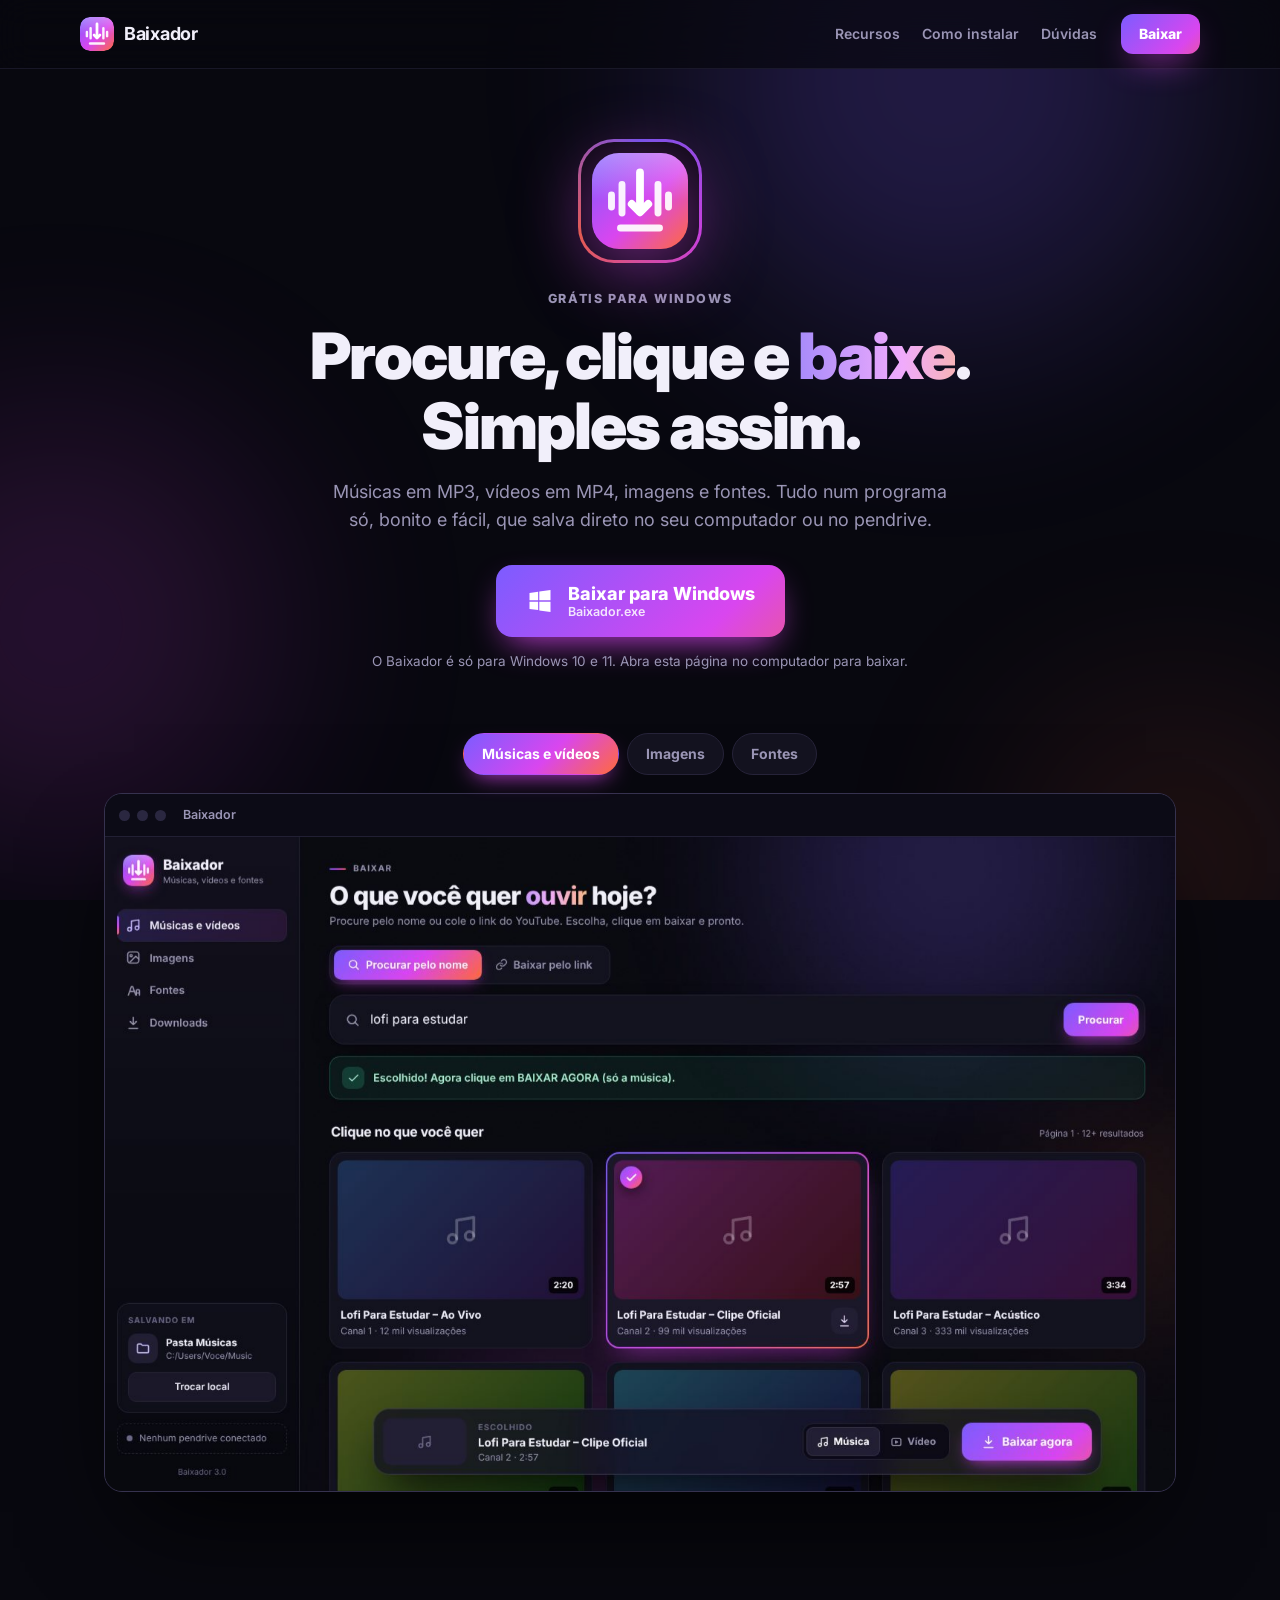
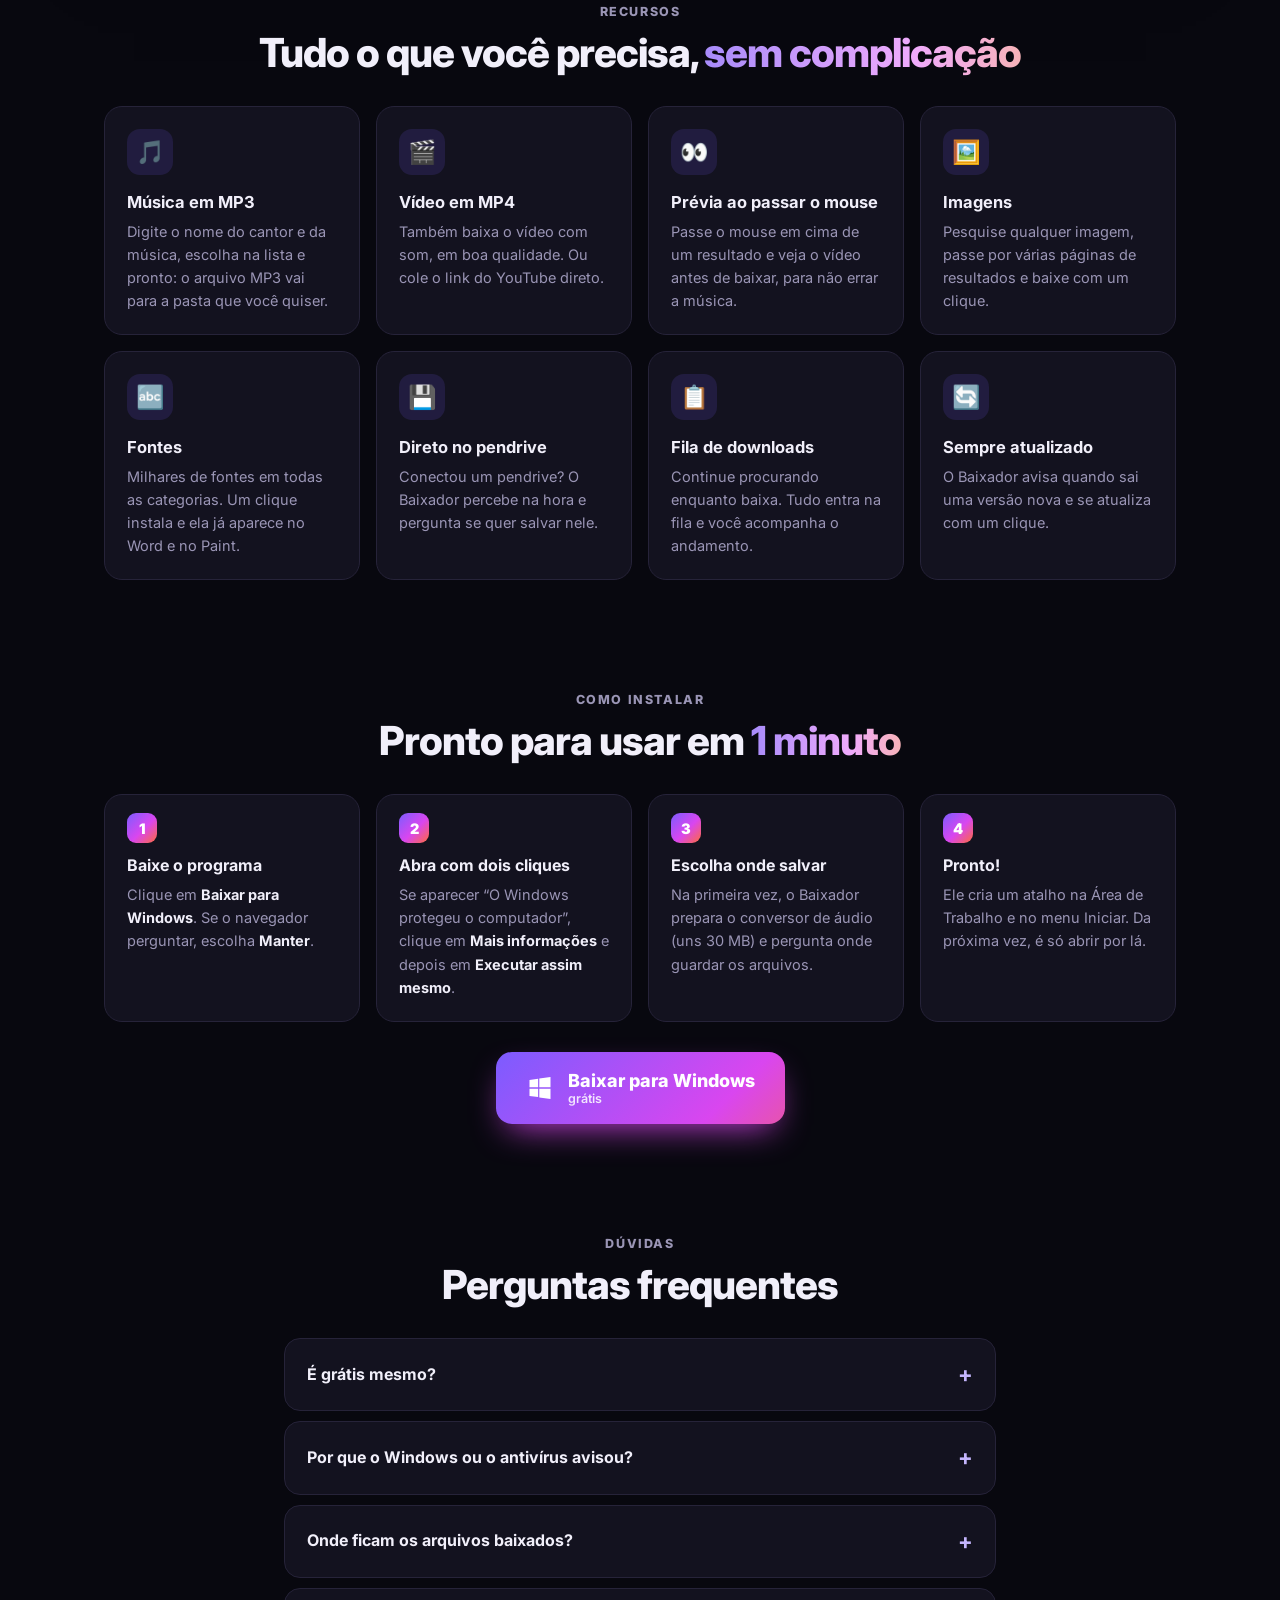
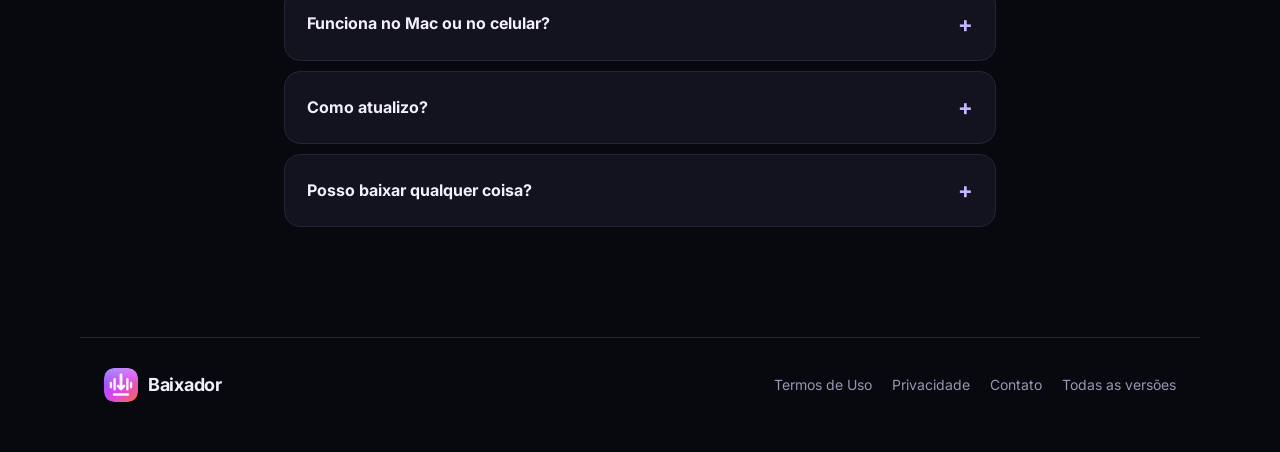
<file: docs/index.html>
<!doctype html>
<html lang="pt-BR">
<head>
<meta charset="utf-8">
<meta name="viewport" content="width=device-width,initial-scale=1">
<title>Baixador: músicas, vídeos, imagens e fontes no seu Windows</title>
<meta name="description" content="Procure pelo nome, clique e baixe. Músicas em MP3, vídeos em MP4, imagens e fontes com um clique. Grátis para Windows 10 e 11, direto para o pendrive se quiser.">
<meta property="og:title" content="Baixador: músicas, vídeos, imagens e fontes">
<meta property="og:description" content="Procure pelo nome, clique e baixe. Grátis para Windows.">
<meta property="og:image" content="icone-512.png">
<meta name="theme-color" content="#08080f">
<link rel="icon" href="logo.svg" type="image/svg+xml">
<link rel="preconnect" href="https://fonts.googleapis.com"><link rel="preconnect" href="https://fonts.gstatic.com" crossorigin>
<link href="https://fonts.googleapis.com/css2?family=Inter:wght@400;500;600;700;800;900&display=swap" rel="stylesheet">
<link rel="stylesheet" href="estilo.css">
</head>
<body>
<div class="orbs"><i></i><i></i><i></i></div>

<nav class="topo">
  <a class="marca" href="#"><img src="logo.svg" alt=""><b>Baixador</b></a>
  <div class="links"><a href="#recursos">Recursos</a><a href="#instalar">Como instalar</a><a href="#duvidas">Dúvidas</a></div>
  <a class="btn mini" href="https://github.com/LimaBat/baixador/releases/latest/download/Baixador.exe">Baixar</a>
</nav>

<header class="hero">
  <div class="logo-anim"><span class="anel"></span><img src="logo.svg" alt="Logo do Baixador"></div>
  <p class="eyebrow">Grátis para Windows</p>
  <h1>Procure, clique e <span class="grad">baixe</span>.<br>Simples assim.</h1>
  <p class="sub">Músicas em MP3, vídeos em MP4, imagens e fontes. Tudo num programa só, bonito e fácil, que salva direto no seu computador ou no pendrive.</p>
  <a class="btn grande" id="bWin" href="https://github.com/LimaBat/baixador/releases/latest/download/Baixador.exe">
    <svg viewBox="0 0 24 24" aria-hidden="true"><path fill="currentColor" d="M3 5.1l7.4-1v7.2H3zm8.4-1.2L21 2.5v8.8h-9.6zM3 12.6h7.4v7.2L3 18.9zm8.4 0H21v8.9l-9.6-1.4z"/></svg>
    <span>Baixar para Windows<small>Baixador.exe</small></span>
  </a>
  <p class="nota" id="ver">Sempre a versão mais nova · Windows 10 e 11 · não precisa instalar mais nada</p>
</header>

<section class="vitrine">
  <div class="abas" role="tablist">
    <button class="on" data-i="0">Músicas e vídeos</button><button data-i="1">Imagens</button><button data-i="2">Fontes</button>
  </div>
  <div class="janela">
    <div class="barra"><i></i><i></i><i></i><span>Baixador</span></div>
    <div class="telas">
      <img class="on" src="tela-musicas.jpg" alt="Tela de busca de músicas e vídeos do Baixador">
      <img src="tela-imagens.jpg" alt="Tela de busca de imagens do Baixador" loading="lazy">
      <img src="tela-fontes.jpg" alt="Tela de fontes do Baixador" loading="lazy">
    </div>
  </div>
</section>

<section id="recursos" class="bloco">
  <p class="eyebrow">Recursos</p>
  <h2>Tudo o que você precisa, <span class="grad">sem complicação</span></h2>
  <div class="cards">
    <div class="card"><span class="ic">🎵</span><b>Música em MP3</b>Digite o nome do cantor e da música, escolha na lista e pronto: o arquivo MP3 vai para a pasta que você quiser.</div>
    <div class="card"><span class="ic">🎬</span><b>Vídeo em MP4</b>Também baixa o vídeo com som, em boa qualidade. Ou cole o link do YouTube direto.</div>
    <div class="card"><span class="ic">👀</span><b>Prévia ao passar o mouse</b>Passe o mouse em cima de um resultado e veja o vídeo antes de baixar, para não errar a música.</div>
    <div class="card"><span class="ic">🖼️</span><b>Imagens</b>Pesquise qualquer imagem, passe por várias páginas de resultados e baixe com um clique.</div>
    <div class="card"><span class="ic">🔤</span><b>Fontes</b>Milhares de fontes em todas as categorias. Um clique instala e ela já aparece no Word e no Paint.</div>
    <div class="card"><span class="ic">💾</span><b>Direto no pendrive</b>Conectou um pendrive? O Baixador percebe na hora e pergunta se quer salvar nele.</div>
    <div class="card"><span class="ic">📋</span><b>Fila de downloads</b>Continue procurando enquanto baixa. Tudo entra na fila e você acompanha o andamento.</div>
    <div class="card"><span class="ic">🔄</span><b>Sempre atualizado</b>O Baixador avisa quando sai uma versão nova e se atualiza com um clique.</div>
  </div>
</section>

<section id="instalar" class="bloco">
  <p class="eyebrow">Como instalar</p>
  <h2>Pronto para usar em <span class="grad">1 minuto</span></h2>
  <ol class="passos">
    <li><b>Baixe o programa</b>Clique em <em>Baixar para Windows</em>. Se o navegador perguntar, escolha <em>Manter</em>.</li>
    <li><b>Abra com dois cliques</b>Se aparecer “O Windows protegeu o computador”, clique em <em>Mais informações</em> e depois em <em>Executar assim mesmo</em>.</li>
    <li><b>Escolha onde salvar</b>Na primeira vez, o Baixador prepara o conversor de áudio (uns 30 MB) e pergunta onde guardar os arquivos.</li>
    <li><b>Pronto!</b>Ele cria um atalho na Área de Trabalho e no menu Iniciar. Da próxima vez, é só abrir por lá.</li>
  </ol>
  <a class="btn grande" href="https://github.com/LimaBat/baixador/releases/latest/download/Baixador.exe">
    <svg viewBox="0 0 24 24" aria-hidden="true"><path fill="currentColor" d="M3 5.1l7.4-1v7.2H3zm8.4-1.2L21 2.5v8.8h-9.6zM3 12.6h7.4v7.2L3 18.9zm8.4 0H21v8.9l-9.6-1.4z"/></svg>
    <span>Baixar para Windows<small>grátis</small></span>
  </a>
</section>

<section id="duvidas" class="bloco estreito">
  <p class="eyebrow">Dúvidas</p>
  <h2>Perguntas frequentes</h2>
  <details><summary>É grátis mesmo?</summary><p>Sim. O Baixador é gratuito, sem propaganda e sem cadastro.</p></details>
  <details><summary>Por que o Windows ou o antivírus avisou?</summary><p>Programas novos que ainda não têm assinatura digital (um certificado pago) costumam gerar esse aviso. Clique em <em>Mais informações &gt; Executar assim mesmo</em>. O aviso some com o tempo, conforme mais pessoas usam o programa.</p></details>
  <details><summary>Onde ficam os arquivos baixados?</summary><p>Onde você escolher: na pasta Músicas, em outra pasta do computador ou num pendrive. Dá para trocar a qualquer momento em <em>Trocar local</em>, no canto do programa.</p></details>
  <details><summary>Funciona no Mac ou no celular?</summary><p>Não. O Baixador é feito só para Windows 10 e Windows 11.</p></details>
  <details><summary>Como atualizo?</summary><p>Não precisa fazer nada. Quando sai uma versão nova, o próprio programa avisa e se atualiza com um clique.</p></details>
  <details><summary>Posso baixar qualquer coisa?</summary><p>Baixe só o que você tem direito de usar, como músicas e vídeos liberados pelos autores, conteúdo de domínio público ou para uso pessoal. Cada imagem e cada fonte pertencem aos seus autores: confira a licença antes de usar em trabalhos que serão vendidos. Veja os <a href="termos.html">Termos de Uso</a>.</p></details>
</section>

<footer>
  <div class="marca"><img src="logo.svg" alt=""><b>Baixador</b></div>
  <div class="links"><a href="termos.html">Termos de Uso</a><a href="privacidade.html">Privacidade</a><a href="https://github.com/LimaBat/baixador/issues">Contato</a><a href="https://github.com/LimaBat/baixador/releases">Todas as versões</a></div>
</footer>

<script>
(function () {
  var abas = document.querySelectorAll('.abas button'), telas = document.querySelectorAll('.telas img'), atual = 0, timer;
  function mostrar(i) {
    atual = i;
    abas.forEach(function (b, k) { b.classList.toggle('on', k === i); });
    telas.forEach(function (t, k) { t.classList.toggle('on', k === i); });
  }
  function auto() { clearInterval(timer); timer = setInterval(function () { mostrar((atual + 1) % telas.length); }, 5000); }
  abas.forEach(function (b) { b.onclick = function () { mostrar(+b.dataset.i); auto(); }; });
  auto();
  var obs = new IntersectionObserver(function (es) { es.forEach(function (e) { if (e.isIntersecting) { e.target.classList.add('visto'); obs.unobserve(e.target); } }); }, {threshold: .15});
  document.querySelectorAll('.card, .passos li, details, .vitrine').forEach(function (el) { obs.observe(el); });
  if (!/Windows/i.test(navigator.userAgent)) document.getElementById('ver').textContent = 'O Baixador é só para Windows 10 e 11. Abra esta página no computador para baixar.';
  fetch('https://api.github.com/repos/LimaBat/baixador/releases/latest').then(function (r) { return r.ok ? r.json() : null; }).then(function (j) {
    if (!j || !j.tag_name || !/Windows/i.test(navigator.userAgent)) return;
    var a = (j.assets || []).filter(function (x) { return x.name === 'Baixador.exe'; })[0];
    document.getElementById('ver').textContent = 'Versão ' + j.tag_name.replace(/^v/i, '') + (a ? ' · ' + Math.round(a.size / 1048576) + ' MB' : '') + ' · Windows 10 e 11 · não precisa instalar mais nada';
  }).catch(function () {});
})();
</script>
</body>
</html>
</file>
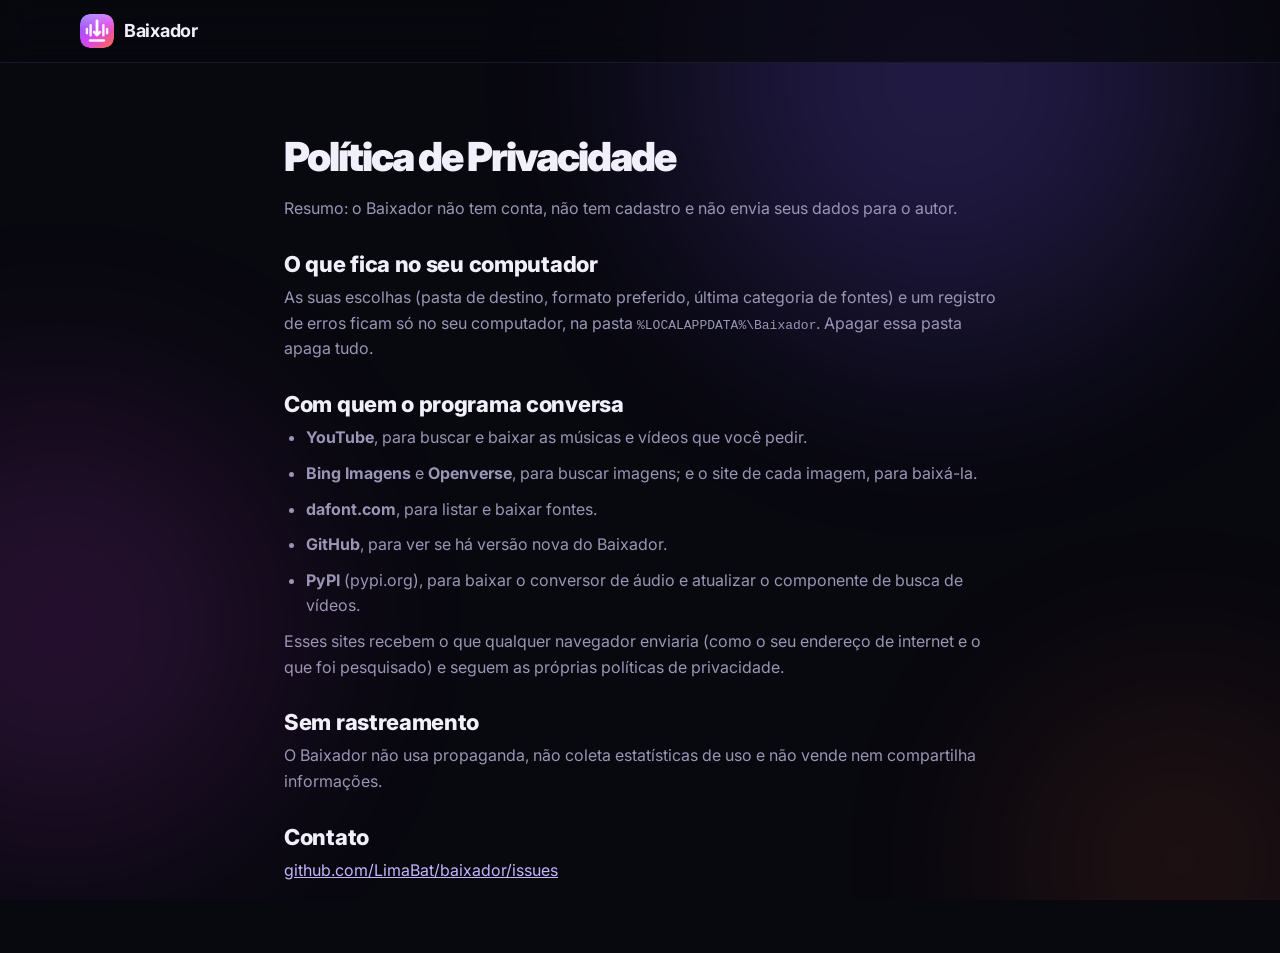
<file: docs/privacidade.html>
<!doctype html>
<html lang="pt-BR"><head><meta charset="utf-8"><meta name="viewport" content="width=device-width,initial-scale=1">
<title>Privacidade · Baixador</title><link rel="icon" href="logo.svg" type="image/svg+xml">
<link href="https://fonts.googleapis.com/css2?family=Inter:wght@400;600;800;900&display=swap" rel="stylesheet"><link rel="stylesheet" href="estilo.css"></head>
<body><div class="orbs"><i></i><i></i><i></i></div>
<nav class="topo"><a class="marca" href="index.html"><img src="logo.svg" alt=""><b>Baixador</b></a></nav>
<main class="doc">
<h1>Política de Privacidade</h1>
<p>Resumo: o Baixador não tem conta, não tem cadastro e não envia seus dados para o autor.</p>
<h2>O que fica no seu computador</h2>
<p>As suas escolhas (pasta de destino, formato preferido, última categoria de fontes) e um registro de erros ficam só no seu computador, na pasta <code>%LOCALAPPDATA%\Baixador</code>. Apagar essa pasta apaga tudo.</p>
<h2>Com quem o programa conversa</h2>
<ul>
<li><b>YouTube</b>, para buscar e baixar as músicas e vídeos que você pedir.</li>
<li><b>Bing Imagens</b> e <b>Openverse</b>, para buscar imagens; e o site de cada imagem, para baixá-la.</li>
<li><b>dafont.com</b>, para listar e baixar fontes.</li>
<li><b>GitHub</b>, para ver se há versão nova do Baixador.</li>
<li><b>PyPI</b> (pypi.org), para baixar o conversor de áudio e atualizar o componente de busca de vídeos.</li>
</ul>
<p>Esses sites recebem o que qualquer navegador enviaria (como o seu endereço de internet e o que foi pesquisado) e seguem as próprias políticas de privacidade.</p>
<h2>Sem rastreamento</h2>
<p>O Baixador não usa propaganda, não coleta estatísticas de uso e não vende nem compartilha informações.</p>
<h2>Contato</h2>
<p><a href="https://github.com/LimaBat/baixador/issues">github.com/LimaBat/baixador/issues</a></p>
</main></body></html>
</file>
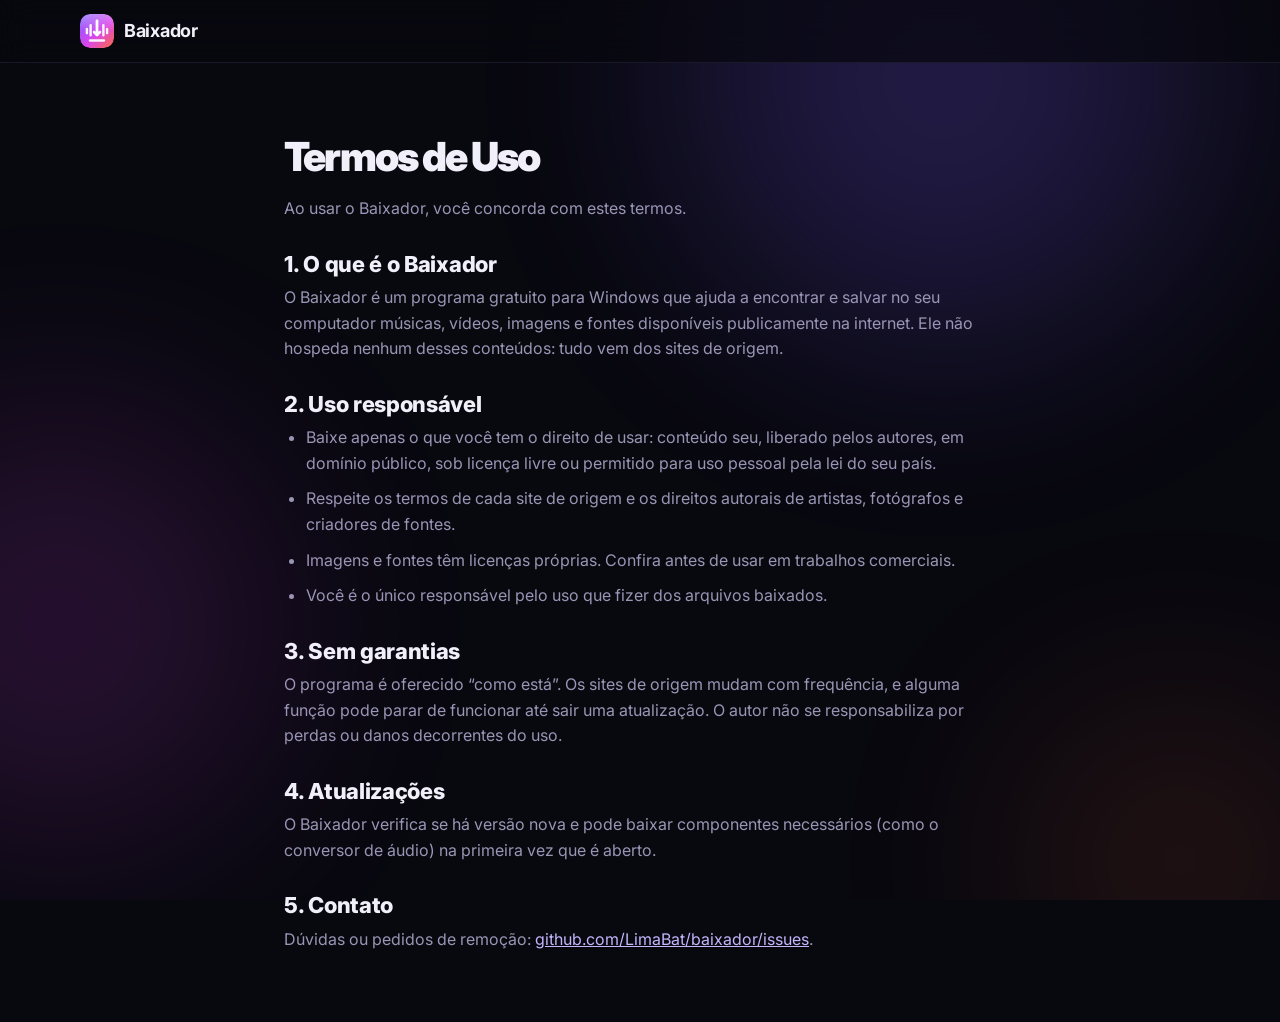
<file: docs/termos.html>
<!doctype html>
<html lang="pt-BR"><head><meta charset="utf-8"><meta name="viewport" content="width=device-width,initial-scale=1">
<title>Termos de Uso · Baixador</title><link rel="icon" href="logo.svg" type="image/svg+xml">
<link href="https://fonts.googleapis.com/css2?family=Inter:wght@400;600;800;900&display=swap" rel="stylesheet"><link rel="stylesheet" href="estilo.css"></head>
<body><div class="orbs"><i></i><i></i><i></i></div>
<nav class="topo"><a class="marca" href="index.html"><img src="logo.svg" alt=""><b>Baixador</b></a></nav>
<main class="doc">
<h1>Termos de Uso</h1>
<p>Ao usar o Baixador, você concorda com estes termos.</p>
<h2>1. O que é o Baixador</h2>
<p>O Baixador é um programa gratuito para Windows que ajuda a encontrar e salvar no seu computador músicas, vídeos, imagens e fontes disponíveis publicamente na internet. Ele não hospeda nenhum desses conteúdos: tudo vem dos sites de origem.</p>
<h2>2. Uso responsável</h2>
<ul>
<li>Baixe apenas o que você tem o direito de usar: conteúdo seu, liberado pelos autores, em domínio público, sob licença livre ou permitido para uso pessoal pela lei do seu país.</li>
<li>Respeite os termos de cada site de origem e os direitos autorais de artistas, fotógrafos e criadores de fontes.</li>
<li>Imagens e fontes têm licenças próprias. Confira antes de usar em trabalhos comerciais.</li>
<li>Você é o único responsável pelo uso que fizer dos arquivos baixados.</li>
</ul>
<h2>3. Sem garantias</h2>
<p>O programa é oferecido “como está”. Os sites de origem mudam com frequência, e alguma função pode parar de funcionar até sair uma atualização. O autor não se responsabiliza por perdas ou danos decorrentes do uso.</p>
<h2>4. Atualizações</h2>
<p>O Baixador verifica se há versão nova e pode baixar componentes necessários (como o conversor de áudio) na primeira vez que é aberto.</p>
<h2>5. Contato</h2>
<p>Dúvidas ou pedidos de remoção: <a href="https://github.com/LimaBat/baixador/issues">github.com/LimaBat/baixador/issues</a>.</p>
</main></body></html>
</file>
<file: docs/estilo.css>
:root{--bg:#08080f;--card:#13121f;--card2:#1a1829;--line:#262339;--line2:#36324f;--text:#f1effa;--muted:#9a95b5;
  --grad:linear-gradient(135deg,#7c5cff,#d946ef 55%,#ff6a3d);--ease:cubic-bezier(.2,.8,.2,1)}
*{box-sizing:border-box;margin:0;padding:0}
html{scroll-behavior:smooth}
body{font-family:Inter,"Segoe UI",system-ui,sans-serif;background:var(--bg);color:var(--text);line-height:1.6;-webkit-font-smoothing:antialiased;overflow-x:hidden}
a{color:#c4b5fd}
.orbs{position:fixed;inset:0;z-index:-1;pointer-events:none;overflow:hidden}
.orbs i{position:absolute;border-radius:50%;filter:blur(110px);opacity:.22;animation:flut 26s ease-in-out infinite}
.orbs i:nth-child(1){width:520px;height:520px;background:#7c5cff;top:-180px;right:6%}
.orbs i:nth-child(2){width:440px;height:440px;background:#d946ef;top:45%;left:-160px;animation-delay:-9s;opacity:.15}
.orbs i:nth-child(3){width:320px;height:320px;background:#ff6a3d;bottom:-120px;right:-60px;animation-delay:-15s;opacity:.12}
@keyframes flut{33%{transform:translate(40px,-30px) scale(1.07)}66%{transform:translate(-30px,40px) scale(.95)}}
@keyframes sobe{from{opacity:0;transform:translateY(22px)}to{opacity:1;transform:none}}
@keyframes gira{to{transform:rotate(360deg)}}
@keyframes brilho{to{background-position:200% 0}}

.topo{position:sticky;top:0;z-index:10;display:flex;align-items:center;gap:24px;padding:14px max(24px,calc(50% - 560px));
  background:rgba(8,8,15,.72);backdrop-filter:blur(16px);border-bottom:1px solid rgba(38,35,57,.6)}
.marca{display:flex;align-items:center;gap:10px;color:var(--text);text-decoration:none}
.marca img{width:34px;height:34px;border-radius:10px}
.marca b{font-size:18px;letter-spacing:-.3px}
.topo .links{display:flex;gap:22px;margin-left:auto}
.topo .links a{color:var(--muted);text-decoration:none;font-weight:600;font-size:14px;transition:color .2s}
.topo .links a:hover{color:var(--text)}

.btn{display:inline-flex;align-items:center;gap:14px;background:var(--grad);background-size:140% 140%;color:#fff;text-decoration:none;font-weight:800;border-radius:16px;
  box-shadow:0 14px 34px -12px rgba(217,70,239,.9);transition:transform .2s var(--ease),box-shadow .25s}
.btn:hover{transform:translateY(-2px);box-shadow:0 20px 44px -12px rgba(217,70,239,1)}
.btn.mini{padding:9px 18px;font-size:14px;border-radius:12px}
.btn.grande{padding:18px 30px;font-size:18px;margin-top:30px}
.btn.grande svg{width:28px;height:28px}
.btn small{display:block;font-weight:600;font-size:12.5px;opacity:.85;margin-top:-2px}
.btn span{text-align:left;line-height:1.25}

.hero{text-align:center;padding:70px 24px 40px;max-width:900px;margin:0 auto;animation:sobe .8s var(--ease) both}
.logo-anim{position:relative;width:124px;height:124px;margin:0 auto 26px;display:grid;place-items:center}
.logo-anim .anel{position:absolute;inset:0;border-radius:36px;background:conic-gradient(#7c5cff,#d946ef,#ff6a3d,#7c5cff);animation:gira 4s linear infinite;opacity:.9}
.logo-anim .anel::after{content:"";position:absolute;inset:3px;border-radius:33px;background:var(--bg)}
.logo-anim img{position:relative;width:96px;height:96px;filter:drop-shadow(0 16px 36px rgba(217,70,239,.55))}
.eyebrow{font-size:12.5px;letter-spacing:1.6px;text-transform:uppercase;color:var(--muted);font-weight:800}
h1{font-size:clamp(36px,6vw,64px);line-height:1.08;letter-spacing:-2px;font-weight:900;margin:12px 0 18px}
h2{font-size:clamp(28px,4vw,40px);line-height:1.15;letter-spacing:-1px;font-weight:800;margin:8px 0 30px}
.grad{background:linear-gradient(90deg,#a78bfa,#f0abfc,#fdba74,#a78bfa);background-size:200% auto;-webkit-background-clip:text;background-clip:text;color:transparent;animation:brilho 6s linear infinite}
.sub{color:var(--muted);font-size:18px;max-width:640px;margin:0 auto}
.nota{color:var(--muted);font-size:13.5px;margin-top:14px}

.vitrine{max-width:1120px;margin:20px auto 0;padding:0 24px;opacity:0;transform:translateY(30px);transition:1s var(--ease)}
.vitrine.visto{opacity:1;transform:none}
.abas{display:flex;justify-content:center;gap:8px;margin-bottom:18px;flex-wrap:wrap}
.abas button{font:inherit;font-weight:700;font-size:14px;color:var(--muted);background:var(--card);border:1px solid var(--line);padding:9px 18px;border-radius:99px;cursor:pointer;transition:.25s}
.abas button.on{background:var(--grad);color:#fff;border-color:transparent;box-shadow:0 10px 22px -10px rgba(217,70,239,.9)}
.janela{border-radius:18px;overflow:hidden;border:1px solid var(--line2);background:var(--card);box-shadow:0 50px 100px -30px rgba(0,0,0,.9),0 0 0 1px rgba(255,255,255,.03) inset}
.barra{display:flex;align-items:center;gap:7px;padding:11px 14px;background:#0c0b16;border-bottom:1px solid var(--line)}
.barra i{width:11px;height:11px;border-radius:50%;background:#2a2740}
.barra span{margin-left:10px;font-size:12.5px;color:var(--muted);font-weight:600}
.telas{position:relative;aspect-ratio:1440/880}
.telas img{position:absolute;inset:0;width:100%;height:100%;object-fit:cover;opacity:0;transform:scale(1.015);transition:opacity .7s ease,transform 1.2s var(--ease)}
.telas img.on{opacity:1;transform:none}

.bloco{max-width:1120px;margin:0 auto;padding:110px 24px 0;text-align:center}
.bloco.estreito{max-width:760px;text-align:left}
.bloco.estreito h2,.bloco.estreito .eyebrow{text-align:center}
.cards{display:grid;grid-template-columns:repeat(auto-fill,minmax(240px,1fr));gap:16px;text-align:left}
.card{background:var(--card);border:1px solid var(--line);border-radius:18px;padding:22px;color:var(--muted);font-size:14.5px;
  opacity:0;transform:translateY(20px);transition:opacity .6s var(--ease),transform .6s var(--ease),border-color .3s,background .3s}
.card.visto{opacity:1;transform:none}
.card:hover{border-color:var(--line2);background:var(--card2);transform:translateY(-4px)}
.card .ic{display:grid;place-items:center;width:46px;height:46px;border-radius:13px;background:rgba(124,92,255,.14);font-size:23px;margin-bottom:14px}
.card b{display:block;color:var(--text);font-size:16.5px;margin-bottom:4px}
.cards .card:nth-child(2){transition-delay:.06s}.cards .card:nth-child(3){transition-delay:.12s}.cards .card:nth-child(4){transition-delay:.18s}
.cards .card:nth-child(6){transition-delay:.06s}.cards .card:nth-child(7){transition-delay:.12s}.cards .card:nth-child(8){transition-delay:.18s}

.passos{list-style:none;counter-reset:p;display:grid;grid-template-columns:repeat(auto-fit,minmax(230px,1fr));gap:16px;text-align:left}
.passos li{counter-increment:p;position:relative;background:var(--card);border:1px solid var(--line);border-radius:18px;padding:58px 22px 22px;color:var(--muted);font-size:14.5px;
  opacity:0;transform:translateY(20px);transition:.6s var(--ease)}
.passos li.visto{opacity:1;transform:none}
.passos li::before{content:counter(p);position:absolute;top:18px;left:22px;width:30px;height:30px;border-radius:9px;background:var(--grad);color:#fff;font-weight:900;display:grid;place-items:center}
.passos li b{display:block;color:var(--text);font-size:16px;margin-bottom:4px}
.passos em,details em{color:var(--text);font-style:normal;font-weight:700}

details{background:var(--card);border:1px solid var(--line);border-radius:16px;margin-bottom:10px;opacity:0;transform:translateY(14px);transition:.5s var(--ease)}
details.visto{opacity:1;transform:none}
details summary{cursor:pointer;padding:18px 22px;font-weight:700;list-style:none;display:flex;justify-content:space-between;align-items:center}
details summary::after{content:"+";font-size:22px;color:#c4b5fd;transition:transform .3s var(--ease)}
details[open] summary::after{transform:rotate(45deg)}
details p{padding:0 22px 20px;color:var(--muted)}

footer{max-width:1120px;margin:110px auto 0;padding:30px 24px 50px;border-top:1px solid var(--line);display:flex;align-items:center;justify-content:space-between;gap:20px;flex-wrap:wrap}
footer .links{display:flex;gap:20px;flex-wrap:wrap}
footer .links a{color:var(--muted);text-decoration:none;font-size:14px}
footer .links a:hover{color:var(--text)}

.doc{max-width:760px;margin:0 auto;padding:60px 24px}
.doc h1{font-size:40px}
.doc h2{font-size:22px;margin:30px 0 8px;letter-spacing:-.3px}
.doc p,.doc li{color:var(--muted);margin-bottom:10px}
.doc ul{padding-left:22px}

@media(max-width:700px){.topo .links{display:none}.btn.grande{font-size:16px;padding:16px 22px}}
@media(prefers-reduced-motion:reduce){*,*::before,*::after{animation:none!important;transition:none!important}.card,.passos li,details,.vitrine{opacity:1;transform:none}}
</file>
